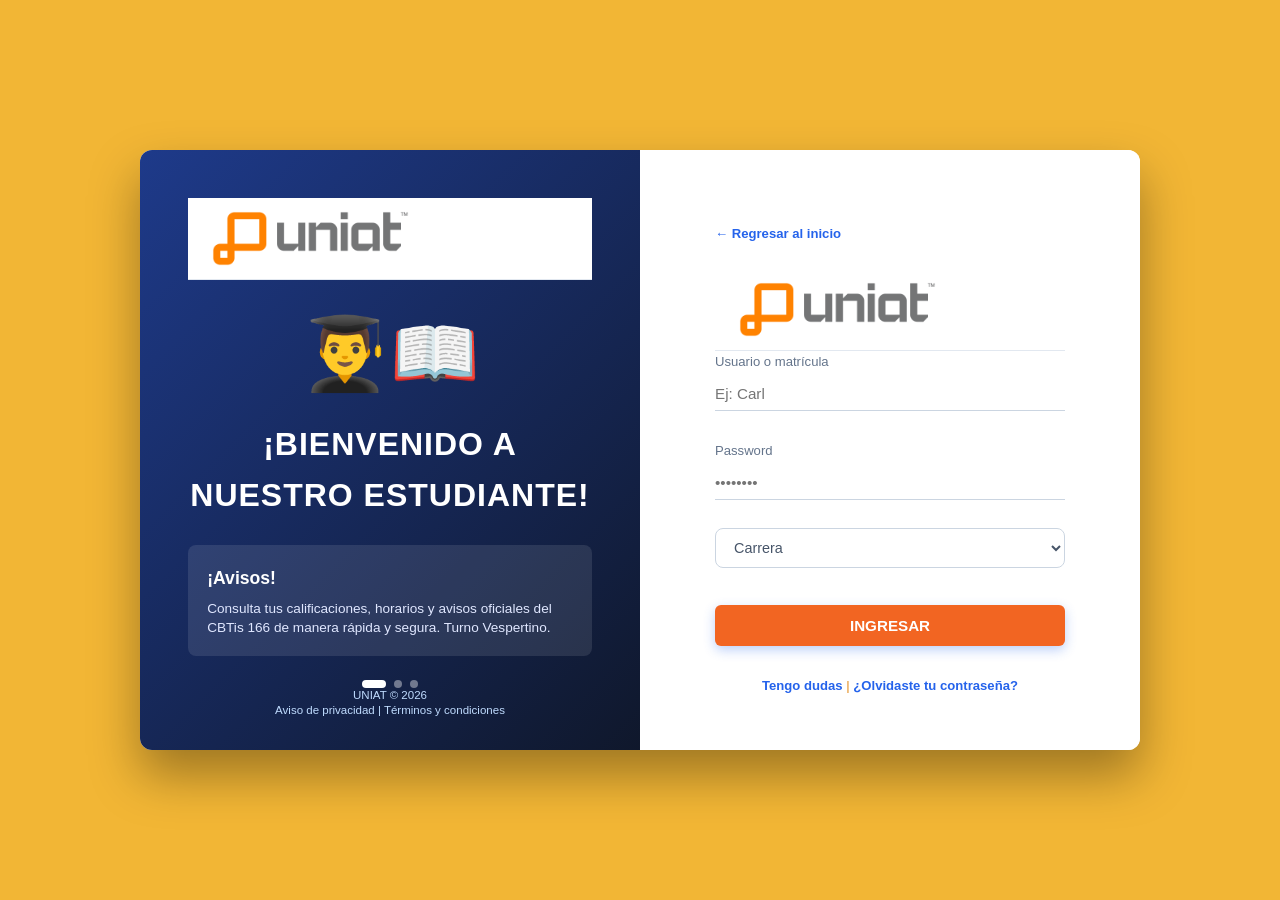
<file: login.html>
<!DOCTYPE html>
<html lang="es">
<head>
    <meta charset="UTF-8">
    <meta name="viewport" content="width=device-width, initial-scale=1.0">
    <title>Portal de Alumnos - UNIAT</title>
    <link rel="stylesheet" href="styles.css">
</head>
<body class="cbtis-login-body">

    <!-- Contenedor principal de dos columnas -->
    <div class="cbtis-login-container">

        <!-- LADO IZQUIERDO: Panel Azul con Bienvenida e Ilustración -->
        <div class="cbtis-left-panel">
            <div class="cbtis-left-content">
                
        <header class="navbar">
         <div class="nav-container">
                <div class="nav-brand">
                       <a href="#inicio">
                           <img src="img/logo_uniat.png"alt="CBTis 166" class="brand-logo-img">
                       </a>
                </div>
         </div>
        </header>

                <div class="cbtis-illustration-box">
                    <div class="cbtis-badge-icon">👨‍🎓📖</div>
                    <h2>¡BIENVENIDO A NUESTRO ESTUDIANTE!</h2>
                </div>

                <div class="cbtis-notices-box">
                    <h3>¡Avisos!</h3>
                    <p>Consulta tus calificaciones, horarios y avisos oficiales del CBTis 166 de manera rápida y segura. Turno Vespertino.</p>
                </div>

                <div class="cbtis-slider-dots">
                    <span class="cbtis-dot active"></span>
                    <span class="cbtis-dot"></span>
                    <span class="cbtis-dot"></span>
                </div>
            </div>

            <div class="cbtis-left-footer">
                UNIAT &copy; 2026<br>
                <span>Aviso de privacidad | Términos y condiciones</span>
            </div>
        </div>

        <!-- LADO DERECHO: Panel Blanco con el Formulario de Acceso -->
        <div class="cbtis-right-panel">
            <div class="cbtis-login-wrapper">
                
                <div class="login-back-container">
                    <a href="index.html" class="cbtis-back-link">← Regresar al inicio</a>
                </div>

    <header class="navbar">
        <div class="nav-container">
                <div class="nav-brand">
                       <a href="#inicio">
                           <img src="img/logo_uniat.png" alt="CBTis 166" class="brand-logo-img">
                       </a>
                </div>
        </div>
    </header>

                <form id="form-login" action="#" method="POST">
                    
                    <div class="cbtis-input-group">
                        <label for="usuario">Usuario o matrícula</label>
                        <input type="text" id="usuario" name="usuario" placeholder="Ej: Carl" required>
                    </div>

                    <div class="cbtis-input-group">
                        <label for="password">Password</label>
                        <input type="password" id="password" name="password" placeholder="••••••••" required>
                    </div>

                    <div class="cbtis-input-group form-group-margin">
                            <select id="info_carrera" name="carrera" required class="form-control-select">
                                <option value="">Carrera</option>
                                <option value="animacion">Licenciatura en Cine y Animacion Digital</option>
                                <option value="diseño">Licenciatura en Diseño y Arte para Videojuegos</option>
                                <option value="programacion">Ingenieria en Programacion de Videojuegos</option>
                                <option value="arquitectura">Licenciatura en Arquitectura 3D</option>
                                <option value= "marketing">Licenciatura en Marketing Digital</option>
                                <option value= "ciberseguridad"> Maestria en Ciberseguridad</option>
                            </select>
                        </div>

                    <button type="submit" class="cbtis-btn-ingresar">INGRESAR</button>

                </form>

                <div class="cbtis-login-help">
                    <a href="#">Tengo dudas</a> | <a href="#">¿Olvidaste tu contraseña?</a>
                </div>

            </div>
        </div>

    </div>

    <script src="script.js"></script>
</body>
</html>
</file>
<file: styles.css>
/* ======================================================================
   ESTILOS GENERALES Y PORTADA - CBTis 166
   ====================================================================== */
*{
    box-sizing: border-box; /* Incluye bordes y rellenos en el ancho y alto total */
    margin: 0;              /* Elimina los márgenes predeterminados de la página */
    padding: 0;             /* Elimina los rellenos internos predeterminados */
}

body {
    font-family: 'Segoe UI', Tahoma, Geneva, Verdana, sans-serif; /* Tipografía principal limpia y moderna */
    color: #e38b19;                 /* Color de texto base gris oscuro */
    background-color: #e0a628;      /* Color de fondo general suave para el sitio */
    line-height: 1.6;               /* Espaciado de línea cómodo para la lectura */
}

/* --------------------------------------------------------------------
   BARRA SUPERIOR DE CONTACTO
   -------------------------------------------------------------------- */
.top-bar {
    background-color: #e8b72e;              /* Fondo oscuro para la franja de contacto superior */
    color: #000000;                         /* Color de texto gris claro secundario */
    font-size: 0.82rem;                     /* Tamaño de fuente pequeño y sutil */
    padding: 0.5rem 2rem;                   /* Relleno interno superior/inferior y lateral */
    border-bottom: 1px solid rgba(255, 255, 255, 0.1); /* Línea divisoria inferior translúcida */
}

.top-bar-container {
    max-width: 1200px;     /* Ancho máximo estructurado para mantener simetría */
    margin: 0 auto;        /* Centra horizontalmente el contenedor */
    display: flex;         /* Activa el diseño flexible */
    justify-content: space-between; /* Distribuye el espacio entre los elementos internos */
    align-items: center;   /* Centra verticalmente los elementos */
}

.top-contacts {
    display: flex;         /* Distribuye los datos de contacto en fila horizontal */
    gap: 2rem;             /* Separación horizontal entre los elementos */
}

.top-item.whatsapp {
    color: #4ade80;        /* Color verde característico para destacar WhatsApp */
}

/* ======================================================================
   BARRA DE NAVEGACIÓN RESPONSIVA
   ====================================================================== */
.navbar {
    background-color: #ffffff; /* Fondo blanco sólido para el menú de navegación */
    border-bottom: 1px solid #e2e8f0; /* Borde inferior sutil */
    position: sticky;          /* Fija la barra en la parte superior al hacer scroll */
    top: 0;                    /* Posición de anclaje exacto en la parte superior */
    z-index: 1000;             /* Asegura que la barra esté siempre por encima de otros elementos */
    padding: 0.8rem 1.5rem;    /* Relleno interior de la barra de navegación */
}

.nav-container {
    max-width: 1200px;         /* Ancho máximo alineado con el resto del sitio */
    margin: 0 auto;            /* Centra el contenedor del menú */
    display: flex;             /* Modelo flexible */
    justify-content: space-between; /* Separa el logotipo de los enlaces del menú */
    align-items: center;       /* Alinea verticalmente al centro */
    flex-wrap: wrap;           /* Permite que los elementos bajen si falta espacio */
    gap: 1rem;                 /* Espaciado predeterminado */
}

.nav-brand {
    display: flex;             /* Contenedor flexible para la marca/logo */
    align-items: center;       /* Centra verticalmente el logotipo */
}

.brand-logo-img {
    height: 55px;              /* Altura fija estándar para el logotipo institucional */
    width: auto;               /* Ancho proporcional automático */
    object-fit: contain;       /* Evita deformaciones en la imagen */
    display: block;            /* Elimina espacios fantasma inferiores */
}

.nav-links {
    display: flex;             /* Organiza los enlaces de navegación en línea */
    align-items: center;       /* Centra verticalmente */
    gap: 1.5rem;               /* Espacio de separación entre cada opción del menú */
    flex-wrap: wrap;           /* Adaptable en pantallas chicas */
}

.nav-links a {
    text-decoration: none;     /* Quita el subrayado predeterminado de los enlaces */
    color: #475569;            /* Color de texto gris intermedio */
    font-weight: 600;          /* Seminegrita para mejor visibilidad */
    font-size: 0.9rem;         /* Tamaño de fuente adecuado */
    transition: color 0.2s;    /* Transición suave al cambiar de color */
}

.nav-links a:hover {
    color: #e0a628;            /* Cambia a azul corporativo al pasar el cursor */
}

.btn-nav-login {
    background-color: #e0a628; /* Fondo azul destacado para el botón de alumnos */
    color: white !important;   /* Texto blanco forzado */
    padding: 8px 16px;         /* Relleno interior del botón */
    border-radius: 6px;        /* Esquinas redondeadas */
    transition: background-color 0.2s; /* Transición suave en el color de fondo */
}

.btn-nav-login:hover {
    background-color: #e88b2e; /* Azul más oscuro al pasar el cursor */
}

@media (max-width: 600px) {
    .navbar {
        padding: 0.6rem 1rem;  /* Reduce el padding en pantallas móviles pequeñas */
    }
    .nav-container {
        justify-content: center; /* Centra los elementos del menú en móviles */
    }
    .nav-links {
        gap: 1rem;             /* Reduce el espacio entre enlaces */
        justify-content: center; /* Centra los enlaces */
    }
}

/* --------------------------------------------------------------------
   SECCIÓN HERO (DOS COLUMNAS CON COLLAGE)
   -------------------------------------------------------------------- */
.hero-section {
    background: linear-gradient(135deg, #0f172a 0%, #e88b2e 100%); /* Fondo con degradado azul oscuro */
    color: white;              /* Texto general en blanco para alto contraste */
    padding: 5rem 2rem;        /* Relleno superior/inferior amplio y lateral */
    overflow: hidden;          /* Oculta desbordamientos */
}

.hero-container {
    max-width: 1200px;         /* Ancho máximo del contenedor principal */
    margin: 0 auto;            /* Centra el contenedor */
    display: grid;             /* Utiliza CSS Grid para organizar las columnas */
    grid-template-columns: 1.1fr 0.9fr; /* Texto ligeramente más ancho que el collage */
    gap: 3rem;                 /* Espacio de separación entre columnas */
    align-items: center;       /* Alinea verticalmente al centro */
}

@media (max-width: 900px) {
    .hero-container {
        grid-template-columns: 1fr; /* Cambia a una sola columna en pantallas medianas/móviles */
    }
}

.hero-tag {
    display: inline-block;     /* Permite aplicar padding y márgenes como bloque */
    background-color: rgba(37, 99, 235, 0.3); /* Fondo azul translúcido */
    border: 1px solid rgba(96, 165, 250, 0.4); /* Borde azul claro sutil */
    color: #93c5fd;            /* Texto azul claro brillante */
    padding: 6px 16px;         /* Relleno interior */
    border-radius: 20px;       /* Bordes redondeados estilo píldora */
    font-size: 0.85rem;        /* Tamaño de fuente compacto */
    font-weight: 600;          /* Seminegrita */
    text-transform: uppercase; /* Convierte el texto en mayúsculas */
    margin-bottom: 1.5rem;     /* Margen inferior */
}

.hero-text-side h1 {
    font-size: 2.8rem;         /* Tamaño de fuente grande para el título principal */
    font-weight: 800;          /* Grosor muy marcado */
    margin-bottom: 1rem;       /* Espacio inferior */
    letter-spacing: -0.5px;    /* Reduce ligeramente el espacio entre letras */
    line-height: 1.2;          /* Altura de línea compacta */
}

.hero-text-side p {
    font-size: 1.1rem;         /* Tamaño de fuente cómodo para la descripción */
    color: #cbd5e1;            /* Color gris claro legible */
    margin-bottom: 2rem;       /* Espacio inferior */
    line-height: 1.6;          /* Altura de línea legible */
}

.hero-cta-box {
    background: rgba(15, 23, 42, 0.4); /* Fondo oscuro semitransparente */
    border: 1px solid rgba(255, 255, 255, 0.1); /* Borde sutil translúcido */
    padding: 1.8rem;           /* Relleno interno */
    border-radius: 12px;       /* Bordes redondeados */
    backdrop-filter: blur(6px); /* Efecto de desenfoque de cristal esmerilado */
}

.btn-orange {
    display: inline-block;     /* Permite dimensiones en enlaces */
    background: linear-gradient(135deg, #f97316 0%, #ea580c 100%); /* Degradado naranja llamativo */
    color: white;              /* Texto blanco */
    padding: 14px 28px;        /* Relleno interior generoso */
    border-radius: 8px;        /* Bordes redondeados */
    text-decoration: none;     /* Quita subrayado */
    font-weight: 700;          /* Negrita */
    font-size: 1.05rem;        /* Tamaño destacado */
    box-shadow: 0 4px 15px rgba(249, 115, 22, 0.4); /* Sombra naranja difuminada */
    transition: transform 0.2s, box-shadow 0.2s; /* Transiciones suaves */
    margin-bottom: 1.2rem;     /* Espacio inferior */
}

.btn-orange:hover {
    transform: translateY(-2px); /* Eleva ligeramente el botón al pasar el cursor */
    box-shadow: 0 6px 20px rgba(249, 115, 22, 0.6); /* Aumenta intensidad de sombra */
}

.hero-benefits {
    display: flex;             /* Organiza los beneficios en línea flexible */
    flex-wrap: wrap;           /* Salto de línea automático */
    gap: 15px;                 /* Espacio entre beneficios */
    font-size: 0.9rem;         /* Tamaño estándar */
    color: #e2e8f0;            /* Gris claro */
    font-weight: 500;          /* Peso medio */
}

/* Estilos del Collage de Imágenes */
.image-collage {
    display: flex;             /* Organiza los elementos en columna */
    flex-direction: column;    /* Dirección vertical */
    gap: 15px;                 /* Espacio entre imágenes */
    background: rgba(255, 255, 255, 0.05); /* Fondo translúcido sutil */
    padding: 20px;             /* Relleno interior */
    border-radius: 20px;       /* Bordes redondeados del contenedor */
    border: 1px solid rgba(255, 255, 255, 0.1); /* Borde sutil */
}

.collage-main img {
    width: 100%;               /* Ancho completo */
    height: 240px;             /* Altura fija para la imagen principal */
    object-fit: cover;         /* Recorta proporcionalmente sin deformar */
    border-radius: 12px;       /* Bordes redondeados */
    box-shadow: 0 10px 25px rgba(0,0,0,0.3); /* Sombra de profundidad */
}

.collage-sub {
    display: grid;             /* Cuadrícula para las dos imágenes inferiores */
    grid-template-columns: 1fr 1fr; /* Dos columnas iguales */
    gap: 15px;                 /* Espacio entre las secundarias */
}

.collage-sub img {
    width: 100%;               /* Ancho completo */
    height: 140px;             /* Altura fija para secundarias */
    object-fit: cover;         /* Recorte proporcional */
    border-radius: 12px;       /* Bordes redondeados */
    box-shadow: 0 8px 20px rgba(0,0,0,0.3); /* Sombra de profundidad */
}

/* Clases específicas para el formulario de informes */
.hero-title-custom {
    font-size: 2.5rem;         /* Tamaño de título personalizado */
    margin-bottom: 1rem;       /* Margen inferior */
}

.hero-desc-custom {
    color: #cbd5e1;            /* Color secundario */
    font-size: 1rem;           /* Tamaño legible */
    margin-bottom: 1.5rem;     /* Margen inferior */
}

.hero-subtitle-custom {
    font-size: 0.95rem;        /* Subtítulo */
    font-weight: 600;          /* Seminegrita */
    color: #93c5fd;            /* Azul claro */
    margin-bottom: 0.8rem;     /* Margen inferior */
}

.hero-benefits-column {
    display: flex;             /* Flexible vertical */
    flex-direction: column;    /* Apilado vertical */
    gap: 8px;                  /* Espaciado ajustado */
}

.cbtis-hero-form-card {
    background-color: #e0a628; /* Fondo blanco sólido para la tarjeta del formulario */
    padding: 2.2rem;           /* Relleno interno amplio */
    border-radius: 16px;       /* Bordes redondeados marcados */
    box-shadow: 0 20px 40px rgba(0, 0, 0, 0.25); /* Sombra elegante flotante */
    width: 100%;               /* Ancho completo disponible */
    max-width: 440px;          /* Ancho máximo de la tarjeta */
    margin: 0 auto;            /* Centrado horizontal */
}

.form-card-title {
    color: #0f172a;            /* Color oscuro */
    font-size: 1.25rem;        /* Mediano destacado */
    font-weight: 700;          /* Negrita */
    margin-bottom: 1rem;       /* Margen inferior */
    text-align: center;        /* Centrado */
}

.form-group-margin {
    margin-bottom: 1rem;       /* Espacio inferior estándar entre campos */
}

.form-control-input {
    width: 100%;               /* Ancho completo */
    border: 1px solid #cbd5e1; /* Borde gris claro */
    border-radius: 8px;        /* Bordes redondeados */
    padding: 10px 14px;        /* Relleno interior cómodo */
    font-size: 0.9rem;         /* Tamaño de letra interno */
    outline: none;             /* Sin borde de enfoque por defecto */
}

.form-control-select {
    width: 100%;               /* Ancho completo */
    border: 1px solid #cbd5e1; /* Borde gris claro */
    border-radius: 8px;        /* Bordes redondeados */
    padding: 10px 14px;        /* Relleno interior */
    font-size: 0.9rem;         /* Tamaño de fuente */
    background: #fff;          /* Fondo blanco */
    color: #475569;            /* Color de texto de opciones */
    outline: none;             /* Quita contorno */
}

.form-date-label {
    font-size: 0.78rem;        /* Letra pequeña para etiquetas de fecha */
    color: #64748b;            /* Gris secundario */
    display: block;            /* Ocupa su propia línea */
    margin-bottom: 2px;        /* Margen inferior mínimo */
}

.form-control-date {
    width: 100%;               /* Ancho completo */
    border: 1px solid #cbd5e1; /* Borde gris */
    border-radius: 8px;        /* Bordes redondeados */
    padding: 8px 14px;         /* Relleno interior */
    font-size: 0.9rem;         /* Tamaño de fuente */
    color: #334155;            /* Color de texto interno */
    outline: none;             /* Quita contorno */
}

.form-control-textarea {
    width: 100%;               /* Ancho completo */
    border: 1px solid #cbd5e1; /* Borde gris */
    border-radius: 8px;        /* Bordes redondeados */
    padding: 10px 14px;        /* Relleno interior */
    font-size: 0.9rem;         /* Tamaño de fuente */
    outline: none;             /* Quita contorno */
    font-family: inherit;      /* Hereda tipografía general */
}

/* ======================================================================
   CORRECCIÓN DEFINITIVA PARA LA CASILLA Y EL TEXTO DE ACEPTAR TÉRMINOS
   ====================================================================== */
.form-group-checkbox {
    margin-bottom: 1.2rem;     /* Espacio inferior */
    display: flex;             /* Contenedor flexible */
    flex-direction: row !important; /* Fuerza dirección horizontal estricta */
    align-items: flex-start !important; /* Alinea arriba */
    justify-content: flex-start !important; /* Alinea a la izquierda */
    gap: 10px;                 /* Espacio horizontal entre cuadro y texto */
    text-align: left;          /* Alineación izquierda */
    width: 100%;               /* Ancho completo */
}

.form-checkbox-input {
    width: 18px !important;    /* Ancho fijo forzado para el checkbox */
    height: 18px !important;   /* Alto fijo forzado */
    min-width: 18px;           /* Evita compresión */
    cursor: pointer;           /* Cambia cursor a mano */
    margin-top: 2px;           /* Ajuste vertical fino con la primera línea */
    flex-shrink: 0;            /* Impide deformación */
    appearance: auto;          /* Restaura el comportamiento visual nativo */
    -webkit-appearance: checkbox; /* Compatibilidad WebKit */
}

.form-checkbox-label {
    font-size: 0.78rem !important; /* Letra pequeña legible para textos legales */
    color: #475569 !important;     /* Gris oscuro */
    line-height: 1.35 !important;  /* Altura de línea compacta */
    cursor: pointer;               /* Cursor interactivo */
    display: inline-block !important; /* Comportamiento en línea */
    width: auto !important;        /* Ancho automático */
    flex: 1;                       /* Ocupa el resto del espacio disponible */
}

.form-submit-btn {
    background-color: #e0a628;     /* Fondo azul intenso para el botón enviar */
    width: 100%;                   /* Ancho completo */
    border-radius: 8px;            /* Bordes redondeados */
    padding: 12px;                 /* Relleno interior */
    font-weight: 700;              /* Negrita */
    color: white;                  /* Texto blanco */
    border: none;                  /* Sin bordes */
    cursor: pointer;               /* Cursor de mano */
    transition: background 0.2s;   /* Transición suave */
}

.cbtis-hero-form-card input:focus, 
.cbtis-hero-form-card select:focus, 
.cbtis-hero-form-card textarea:focus {
    border-color: #e0a628 !important; /* Cambia el borde a azul brillante al enfocar */
    box-shadow: 0 0 0 3px rgba(37, 99, 235, 0.15); /* Brillo sutil alrededor */
}

/* ======================================================================
   ESTILOS DE OFERTA EDUCATIVA CON IMÁGENES
   ====================================================================== */
.careers-section {
    padding: 5rem 2rem;            /* Espaciado superior/inferior */
    background-color: #e0a628;     /* Fondo claro */
}

.section-container {
    max-width: 1200px;             /* Ancho máximo centrado */
    margin: 0 auto;                /* Centrado horizontal */
}

.section-header {
    text-align: center;            /* Centrado de títulos de sección */
    margin-bottom: 3.5rem;         /* Espacio inferior */
}

.section-header h2 {
    font-size: 2.2rem;             /* Título grande */
    color: #0f172a;                /* Color oscuro */
    margin-bottom: 0.5rem;         /* Espacio con subtítulo */
}

.section-header p {
    color: #64748b;                /* Gris secundario */
    font-size: 1.05rem;            /* Tamaño legible */
}

.careers-grid {
    display: grid;                 /* Cuadrícula CSS adaptable */
    grid-template-columns: repeat(auto-fit, minmax(260px, 1fr)); /* Columnas responsivas */
    gap: 2rem;                     /* Espacio entre tarjetas */
}

.career-card {
    background-color: #debf7c;     /* Fondo blanco */
    border: 1px solid #e2e8f0;     /* Borde sutil */
    border-radius: 12px;           /* Esquinas redondeadas */
    overflow: hidden;              /* Oculta desbordamientos internos */
    box-shadow: 0 4px 6px rgba(0, 0, 0, 0.02); /* Sombra ligera */
    transition: transform 0.2s ease, box-shadow 0.2s ease; /* Transiciones suaves */
}

.career-card:hover {
    transform: translateY(-5px);   /* Eleva la tarjeta al pasar el cursor */
    box-shadow: 0 15px 30px rgba(0, 0, 0, 0.08); /* Acentúa la sombra */
    border-color: #cbd5e1;         /* Oscurece borde */
}

.career-img-container {
    width: 100%;                   /* Ancho completo */
    height: 160px;                 /* Altura fija de imagen */
    overflow: hidden;              /* Oculta desbordamientos */
}

.career-img-container img {
    width: 100%;                   /* Ancho adaptado */
    height: 100%;                  /* Alto adaptado */
    object-fit: cover;             /* Recorte proporcional */
    transition: transform 0.3s ease; /* Transición para zoom */
}

.career-card:hover .career-img-container img {
    transform: scale(1.05);        /* Efecto zoom in en imagen al hacer hover */
}

.career-content {
    padding: 1.8rem;               /* Relleno interno de textos */
}

.career-content h3 {
    font-size: 1.15rem;            /* Tamaño de título */
    color: #0f172a;                /* Color oscuro */
    margin-bottom: 0.8rem;         /* Espacio inferior */
    font-weight: 700;              /* Negrita */
}

.career-content p {
    color: #64748b;                /* Gris descriptivo */
    font-size: 0.9rem;             /* Tamaño estándar */
    line-height: 1.5;              /* Altura de línea */
}

/* ======================================================================
   ESTILOS DEL PIE DE PÁGINA (FOOTER CON REDES SOCIALES)
   ====================================================================== */
.footer {
    background-color: #0b1120;     /* Fondo oscuro institucional */
    color: #94a3b8;                /* Texto gris claro */
    padding: 2.5rem 2rem;          /* Relleno interior */
    border-top: 1px solid rgba(255, 255, 255, 0.05); /* Línea superior sutil */
}

.footer-container {
    max-width: 1200px;             /* Ancho máximo alineado */
    margin: 0 auto;                /* Centrado horizontal */
    display: flex;                 /* Distribución flexible */
    justify-content: space-between; /* Separa créditos de redes */
    align-items: center;           /* Centrado vertical */
    flex-wrap: wrap;               /* Adaptable */
    gap: 1.5rem;                   /* Espacio entre elementos */
}

.footer-info p {
    font-size: 0.9rem;             /* Tamaño estándar */
    color: #cbd5e1;                /* Color legible */
    margin-bottom: 0.3rem;         /* Espacio mínimo */
}

.footer-author {
    font-size: 0.82rem;            /* Letra pequeña para autor */
    color: #64748b;                /* Gris sutil */
}

.footer-socials {
    display: flex;                 /* Iconos en línea */
    gap: 12px;                     /* Espacio entre iconos */
}

.social-icon {
    width: 38px;                   /* Ancho fijo circular */
    height: 38px;                  /* Alto fijo circular */
    background: rgba(255, 255, 255, 0.08); /* Fondo translúcido */
    border: 1px solid rgba(255, 255, 255, 0.12); /* Borde sutil */
    color: #ffffff;                /* Icono blanco */
    border-radius: 50%;            /* Círculo perfecto */
    display: flex;                 /* Centrado interno */
    align-items: center;           /* Centrado vertical */
    justify-content: center;       /* Centrado horizontal */
    text-decoration: none;         /* Sin subrayado */
    font-weight: 700;              /* Negrita */
    font-size: 0.95rem;            /* Tamaño del símbolo */
    transition: background 0.2s, transform 0.2s, border-color 0.2s; /* Transiciones */
}

.social-icon:hover {
    background: #eba40c           /* Azul corporativo al pasar cursor */
    border-color: #debf7c;         /* Borde azul */
    transform: translateY(-3px);   /* Eleva sutilmente el icono */
}

@media (max-width: 768px) {
    .footer-container {
        flex-direction: column;    /* Columna en tablets y móviles */
        text-align: center;        /* Centra textos del footer */
    }
    .footer-socials {
        justify-content: center;   /* Centra iconos sociales */
    }
}

/* ======================================================================
   ESTILOS DE LOGIN EN PANTALLA PARTIDA - CBTis 166
   ====================================================================== */
.cbtis-login-body {
    margin: 0;                     /* Sin márgenes */
    padding: 0;                    /* Sin padding */
    font-family: 'Segoe UI', Tahoma, Geneva, Verdana, sans-serif; /* Tipografía general */
    background: linear-gradient(135deg, #0f172a 0%, #1e3a8a 100%); /* Fondo degradado */
    min-height: 100vh;             /* Altura mínima de pantalla completa */
    display: flex;                 /* Centrado flexible */
    justify-content: center;       /* Centrado horizontal */
    align-items: center;           /* Centrado vertical */
}

.cbtis-login-container {
    width: 100%;                   /* Ancho completo */
    max-width: 1000px;             /* Ancho máximo de la tarjeta de login */
    height: 600px;                 /* Altura fija estándar */
    background-color: #ffffff;     /* Fondo blanco */
    border-radius: 12px;           /* Bordes redondeados */
    box-shadow: 0 25px 50px rgba(0, 0, 0, 0.35); /* Sombra pronunciada */
    display: grid;                 /* Pantalla dividida en cuadrícula */
    grid-template-columns: 1fr 1fr; /* Dos columnas iguales (panel izquierdo y derecho) */
    overflow: hidden;              /* Oculta desbordamientos */
    margin: 2rem;                  /* Margen exterior */
}

@media (max-width: 850px) {
    .cbtis-login-container {
        grid-template-columns: 1fr; /* Una sola columna en dispositivos menores */
        height: auto;               /* Altura automática */
    }
    .cbtis-left-panel {
        display: none;              /* Oculta el panel izquierdo decorativo en móviles */
    }
}

.cbtis-left-panel {
    background: linear-gradient(135deg, #1e3a8a 0%, #0f172a 100%); /* Degradado oscuro */
    color: white;                  /* Texto blanco */
    padding: 3rem;                 /* Relleno interno */
    display: flex;                 /* Diseño flexible */
    flex-direction: column;        /* Apilado vertical */
    justify-content: space-between; /* Distribuye espacio superior e inferior */
}

.cbtis-illustration-box {
    text-align: center;            /* Centrado */
    margin-top: 1rem;              /* Margen superior */
}

.cbtis-badge-icon {
    font-size: 4.5rem;             /* Tamaño grande para icono/emoji */
    margin-bottom: 0.5rem;         /* Margen inferior */
}

.cbtis-illustration-box h2 {
    font-size: 2rem;               /* Título grande */
    font-weight: 800;              /* Negrita fuerte */
    letter-spacing: 1px;           /* Espaciado entre letras */
}

.cbtis-notices-box {
    background: rgba(255, 255, 255, 0.1); /* Caja translúcida de avisos */
    padding: 1.2rem;               /* Relleno interno */
    border-radius: 8px;            /* Bordes redondeados */
    margin-top: 1.5rem;            /* Margen superior */
}

.cbtis-notices-box h3 {
    font-size: 1.1rem;             /* Título de aviso */
    margin-bottom: 0.4rem;         /* Margen inferior */
}

.cbtis-notices-box p {
    font-size: 0.85rem;            /* Texto pequeño */
    color: #e0e7ff;                /* Azul claro tenue */
    line-height: 1.4;              /* Altura de línea */
}

.cbtis-slider-dots {
    display: flex;                 /* Indicadores de slider en fila */
    justify-content: center;       /* Centrados */
    gap: 8px;                      /* Espacio entre puntos */
    margin-top: 1.5rem;            /* Margen superior */
}

.cbtis-dot {
    width: 8px;                    /* Ancho de punto inactivo */
    height: 8px;                   /* Alto de punto inactivo */
    background-color: rgba(255, 255, 255, 0.4); /* Translúcido */
    border-radius: 50%;            /* Circular */
}

.cbtis-dot.active {
    background-color: #ffffff;     /* Blanco sólido para punto activo */
    width: 24px;                   /* Más ancho simulando barra activa */
    border-radius: 4px;            /* Bordes redondeados */
}

.cbtis-left-footer {
    font-size: 0.72rem;            /* Letra pequeña institucional */
    color: #bfdbfe;                /* Azul muy claro */
    text-align: center;            /* Centrado */
    line-height: 1.3;              /* Altura de línea */
}

.cbtis-right-panel {
    background-color: #ffffff;     /* Panel derecho blanco para el formulario de login */
    padding: 3rem 3.5rem;          /* Relleno interno amplio */
    display: flex;                 /* Flexible */
    flex-direction: column;        /* Vertical */
    justify-content: center;       /* Centrado vertical */
}

.cbtis-login-wrapper {
    width: 100%;                   /* Ancho completo */
    max-width: 350px;              /* Ancho máximo del contenedor de login */
    margin: 0 auto;                /* Centrado horizontal */
}

.login-back-container {
    margin-bottom: 1.5rem;         /* Margen inferior */
}

.cbtis-back-link {
    color: #2563eb;                /* Enlace azul */
    font-size: 0.82rem;            /* Tamaño pequeño */
    text-decoration: none;         /* Sin subrayado */
    font-weight: 600;              /* Seminegrita */
}

.cbtis-back-link:hover {
    text-decoration: underline;    /* Subraya al pasar cursor */
}

.cbtis-logo-header {
    text-align: center;            /* Centrado */
    margin-bottom: 2rem;           /* Margen inferior */
}

.login-logo-emoji {
    font-size: 2.2rem;             /* Emoji grande */
    margin-bottom: 0.2rem;         /* Margen inferior */
}

.cbtis-logo-header h1 {
    font-size: 1.3rem;             /* Tamaño título */
    color: #0f172a;                /* Oscuro */
    font-weight: 700;              /* Negrita */
}

.cbtis-logo-header h1 span {
    color: #2563eb;                /* Acento en azul */
}

.cbtis-input-group {
    margin-bottom: 1.8rem;         /* Espacio inferior */
    position: relative;            /* Posicionamiento relativo */
}

.cbtis-input-group label {
    display: block;                /* Ocupa su línea */
    font-size: 0.82rem;            /* Pequeño */
    color: #64748b;                /* Gris */
    margin-bottom: 0.3rem;         /* Margen inferior */
    font-weight: 500;              /* Medio */
}

.cbtis-input-group input {
    width: 100%;                   /* Ancho completo */
    border: none;                  /* Sin borde completo */
    border-bottom: 1px solid #cbd5e1; /* Borde inferior estilo material design */
    padding: 8px 0;                /* Relleno */
    font-size: 0.95rem;            /* Tamaño de fuente */
    color: #0f172a;                /* Oscuro */
    background: transparent;       /* Fondo transparente */
    outline: none;                 /* Sin contorno */
    transition: border-color 0.2s; /* Transición suave */
}

.cbtis-input-group input:focus {
    border-bottom: 2px solid #2563eb; /* Cambia a borde inferior azul grueso al enfocar */
}

.cbtis-btn-ingresar {
    width: 100%;                   /* Ancho completo */
    background-color: #2563eb;     /* Azul corporativo */
    color: white;                  /* Texto blanco */
    border: none;                  /* Sin bordes */
    padding: 12px;                 /* Relleno */
    border-radius: 6px;            /* Esquinas redondeadas */
    font-weight: 700;              /* Negrita */
    font-size: 0.95rem;            /* Tamaño */
    cursor: pointer;               /* Mano interactiva */
    box-shadow: 0 4px 12px rgba(37, 99, 235, 0.3); /* Sombra azul */
    transition: background-color 0.2s, transform 0.1s; /* Transiciones */
    margin-top: 0.5rem;            /* Margen superior */
}

.cbtis-btn-ingresar:hover {
    background-color: #1d4ed8;     /* Azul más oscuro al pasar cursor */
}

.cbtis-login-help {
    text-align: center;            /* Centrado */
    margin-top: 1.8rem;            /* Margen superior */
    font-size: 0.82rem;            /* Pequeño */
}

.cbtis-login-help a {
    color: #2563eb;                /* Azul */
    text-decoration: none;         /* Sin subrayado */
    font-weight: 600;              /* Seminegrita */
}

.cbtis-login-help a:hover {
    text-decoration: underline;    /* Subraya al pasar cursor */
}

/* ======================================================================
   ESTILOS Y RECORRIDO DE DOCENTES
   ====================================================================== */
.teachers-section {
    background: linear-gradient(135deg, #0f172a 0%, #1e3a8a 100%); /* Fondo degradado oscuro */
    color: white;                  /* Texto blanco */
    padding: 4rem 1.5rem;          /* Relleno superior/inferior y lateral */
}

.teachers-container {
    max-width: 1200px;             /* Ancho máximo centrado */
    margin: 0 auto;                /* Centrado horizontal */
}

.teachers-header {
    display: flex;                 /* Flexible */
    justify-content: space-between; /* Separa título de botones */
    align-items: flex-end;         /* Alineación inferior */
    margin-bottom: 2.5rem;         /* Margen inferior */
    flex-wrap: wrap;               /* Adaptable */
    gap: 1.5rem;                   /* Espacio entre elementos */
}

.teachers-tag {
    display: inline-block;         /* Bloque en línea */
    color: #e88b2e;                /* Azul claro */
    font-size: 0.82rem;            /* Pequeño */
    font-weight: 700;              /* Negrita */
    text-transform: uppercase;     /* Mayúsculas */
    margin-bottom: 0.6rem;         /* Margen inferior */
    letter-spacing: 0.5px;         /* Espaciado de letras */
}

.convenience-tag-custom {
    color: #e88b2e;                /* Azul específico para convenios */
}

.teachers-header h2 {
    font-size: 2.2rem;             /* Título grande */
    font-weight: 800;              /* Negrita fuerte */
    margin-bottom: 0.6rem;         /* Margen inferior */
    letter-spacing: -0.5px;        /* Espaciado ajustado */
}

.teachers-header p {
    color: #cbd5e1;                /* Gris claro */
    font-size: 1rem;               /* Estándar */
    max-width: 700px;              /* Ancho máximo para lectura cómoda */
    line-height: 1.6;              /* Altura de línea */
}

.teachers-nav-buttons {
    display: flex;                 /* Botones en línea */
    gap: 10px;                     /* Espaciado entre flechas */
}

.nav-btn {
    width: 42px;                   /* Ancho fijo circular */
    height: 42px;                  /* Alto fijo circular */
    background: rgba(255, 255, 255, 0.1); /* Translúcido */
    border: 1px solid rgba(255, 255, 255, 0.2); /* Borde translúcido */
    color: white;                  /* Símbolo blanco */
    border-radius: 50%;            /* Circular */
    font-size: 1.4rem;             /* Tamaño de flecha */
    cursor: pointer;               /* Mano interactiva */
    display: flex;                 /* Centrado interno */
    align-items: center;           /* Centrado vertical */
    justify-content: center;       /* Centrado horizontal */
    transition: background 0.2s, transform 0.1s; /* Transiciones */
}

.nav-btn:hover {
    background: rgba(255, 255, 255, 0.25); /* Aclara al pasar cursor */
    transform: scale(1.05);        /* Ligero zoom */
}

.teachers-grid {
    display: flex;                 /* Carrusel horizontal flexible */
    gap: 1.5rem;                   /* Espacio entre tarjetas de profesores */
    overflow-x: auto;              /* Permite scroll horizontal */
    scroll-behavior: smooth;       /* Movimiento fluido al usar botones */
    padding-bottom: 1rem;          /* Relleno inferior */
    scrollbar-width: none;         /* Oculta barra de desplazamiento en Firefox */
}

.teachers-grid::-webkit-scrollbar {
    display: none;                 /* Oculta barra de desplazamiento en Chrome/Safari */
}

.teacher-card {
    flex: 0 0 calc(25% - 1.15rem); /* Ancho fijo exacto para mostrar 4 tarjetas en pantallas grandes */
    background: #1e293b;           /* Fondo gris oscuro azulado */
    border-radius: 16px;           /* Bordes redondeados */
    overflow: hidden;              /* Oculta desbordamientos */
    border: 1px solid rgba(255, 255, 255, 0.1); /* Borde sutil */
    transition: transform 0.2s ease, box-shadow 0.2s ease; /* Transiciones */
}

@media (max-width: 1024px) {
    .teacher-card {
        flex: 0 0 calc(43% - 0.75rem); /* Ajusta para mostrar 2 tarjetas en tablets */
    }
}

@media (max-width: 650px) {
    .teacher-card {
        flex: 0 0 82%;             /* Ajusta para mostrar una tarjeta grande en móviles */
    }
}

.teacher-card:hover {
    transform: translateY(-5px);   /* Eleva la tarjeta al pasar el cursor */
    box-shadow: 0 15px 30px rgba(0, 0, 0, 0.4); /* Sombra oscura profunda */
}

.teacher-card img {
    width: 100%;                   /* Ancho completo */
    height: 240px;                 /* Altura fija de la foto del docente */
    object-fit: cover;             /* Recorte proporcional */
    object-position: top;          /* Enfoca la parte superior (rostro) de la foto */
}

.teacher-info {
    padding: 1.5rem;               /* Relleno interior para los datos del profesor */
    background: linear-gradient(180deg, rgba(30, 41, 59, 0.9) 0%, rgba(15, 23, 42, 0.95) 100%); /* Degradado interno */
}

.teacher-info h3 {
    font-size: 1.1rem;             /* Nombre del profesor */
    font-weight: 700;              /* Negrita */
    color: white;                  /* Blanco */
    margin-bottom: 0.4rem;         /* Margen inferior */
}

.teacher-info p {
    font-size: 0.85rem;            /* Descripción de especialidad */
    color: #94a3b8;                /* Gris claro */
    line-height: 1.4;              /* Altura de línea */
}

/* ======================================================================
   ESTILOS DE CONVENIOS EN DOBLE LÍNEA (MARQUESINAS INFINITAS)
   ====================================================================== */
.convenios-section {
    padding: 5rem 0;               /* Relleno superior e inferior */
    background-color: #ffffff;     /* Fondo blanco */
    overflow: hidden;              /* Oculta desbordamientos laterales */
    border-top: 1px solid #e2e8f0; /* Borde superior sutil */
    border-bottom: 1px solid #e2e8f0; /* Borde inferior sutil */
}

.convenios-container {
    max-width: 1200px;             /* Ancho máximo centrado */
    margin: 0 auto;                /* Centrado horizontal */
    padding: 0 2rem;               /* Relleno lateral */
}

.marquee-wrapper {
    position: relative;            /* Posicionamiento relativo para la marquesina */
    width: 100%;                   /* Ancho completo */
    overflow: hidden;              /* Oculta tarjetas fuera de pantalla */
    mask-image: linear-gradient(to right, transparent, black 10%, black 90%, transparent); /* Desvanece los bordes izquierdo y derecho */
    -webkit-mask-image: linear-gradient(to right, transparent, black 10%, black 90%, transparent); /* Soporte WebKit para desvanecimiento */
}

.marquee-wrapper-spacing {
    margin-top: 1.5rem;            /* Separación entre la primera y segunda línea de convenios */
}

.marquee-track {
    display: flex;                 /* Elementos en línea horizontal continua */
    gap: 1.5rem;                   /* Espacio entre tarjetas de marcas */
    width: max-content;            /* Ancho automático basado en el contenido total */
}

.marquee-wrapper:hover .marquee-track {
    animation-play-state: paused !important; /* Pausa el movimiento al pasar el cursor sobre las marcas */
}

.marquee-track-top {
    animation: scrollLeft 35s linear infinite; /* Animación continua hacia la izquierda */
}

.marquee-track-bottom {
    animation: scrollRight 35s linear infinite; /* Animación continua hacia la derecha (inversa) */
}

@keyframes scrollLeft {
    0% { transform: translateX(0); }         /* Inicia en posición original */
    100% { transform: translateX(-50%); }    /* Desplaza exactamente la mitad (el grupo original) para crear bucle infinito */
}

@keyframes scrollRight {
    0% { transform: translateX(-50%); }      /* Inicia desplazado a la mitad */
    100% { transform: translateX(0); }       /* Regresa a la posición inicial creando bucle fluido */
}

.convenio-card {
    background: #f8fafc;           /* Fondo gris muy claro para cada tarjeta de empresa */
    border: 1px solid #e2e8f0;     /* Borde gris sutil */
    padding: 1.2rem 2rem;          /* Relleno interior generoso */
    border-radius: 12px;           /* Bordes redondeados */
    font-weight: 600;              /* Seminegrita */
    font-size: 1rem;               /* Tamaño estándar */
    color: #334155;                /* Color de texto gris oscuro */
    white-space: nowrap;           /* Impide que el texto de la marca haga salto de línea */
    box-shadow: 0 4px 6px rgba(0, 0, 0, 0.01); /* Sombra muy tenue */
    transition: transform 0.2s ease, border-color 0.2s ease, background-color 0.2s ease; /* Transiciones suaves */
    display: flex;                 /* Flexible */
    align-items: center;           /* Centrado vertical */
    justify-content: center;       /* Centrado horizontal */
    min-width: 190px;              /* Ancho mínimo uniforme para todas las tarjetas */
}

.convenio-card:hover {
    transform: translateY(-3px);   /* Eleva la tarjeta de convenio al pasar el cursor */
    border-color: #2563eb;         /* Cambia el borde a azul corporativo */
    background-color: #ffffff;     /* Fondo blanco puro */
    color: #2563eb;                /* Texto azul corporativo */
    box-shadow: 0 10px 20px rgba(37, 99, 235, 0.08); /* Sombra azulada elegante */
}

.embed-box {
  width: 95%;
  max-width: 1000px; /* aquí lo haces más ancho, si lo quieres más ponle 1200px */
  margin: 0 auto;
  overflow: hidden;
  border-radius: 12px;
}

.embed-box iframe {
  width: 100%;
  height: 600px; /* aquí lo haces más alto */
  border: none;
  display: block;
}

/* FONDO DE TODA LA PÁGINA - el azul de atrás */
body {
  background: #f2b635 !important; /* color clarito de UNIAT */
}

/* PANEL IZQUIERDO - donde dice BIENVENID@ */
.login-left, .left-panel, .hero-left {
  background: #f2b635 !important; /* naranja UNIAT */
  background-image: none !important;
}

/* BOTÓN INGRESAR */
.btn-ingresar, button[type="submit"] {
  background: #F26522 !important;
}

/* AQUÍ VA EL NOMBRE REAL QUE ENCONTRASTE */
.nombre-que-encontraste {
  background: #e6a00b !important;
  background-image: none !important;
}
</file>
